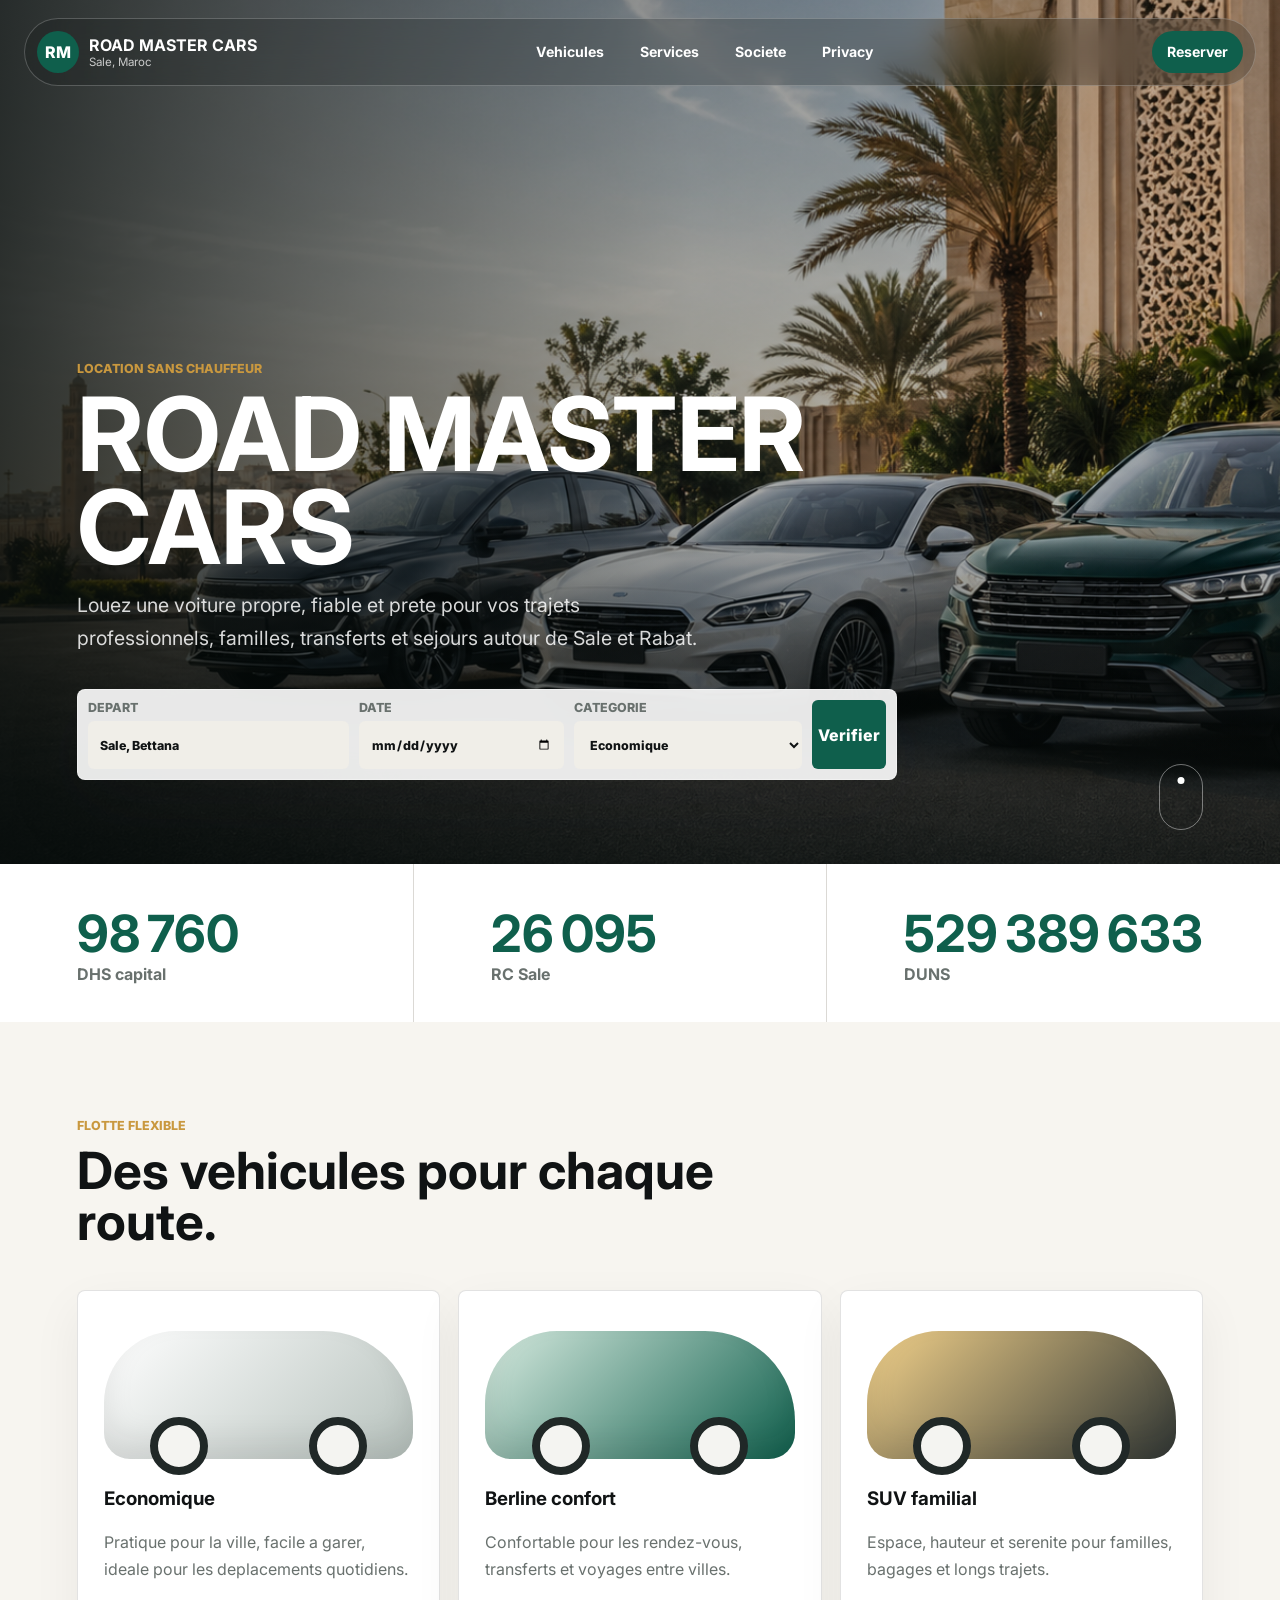
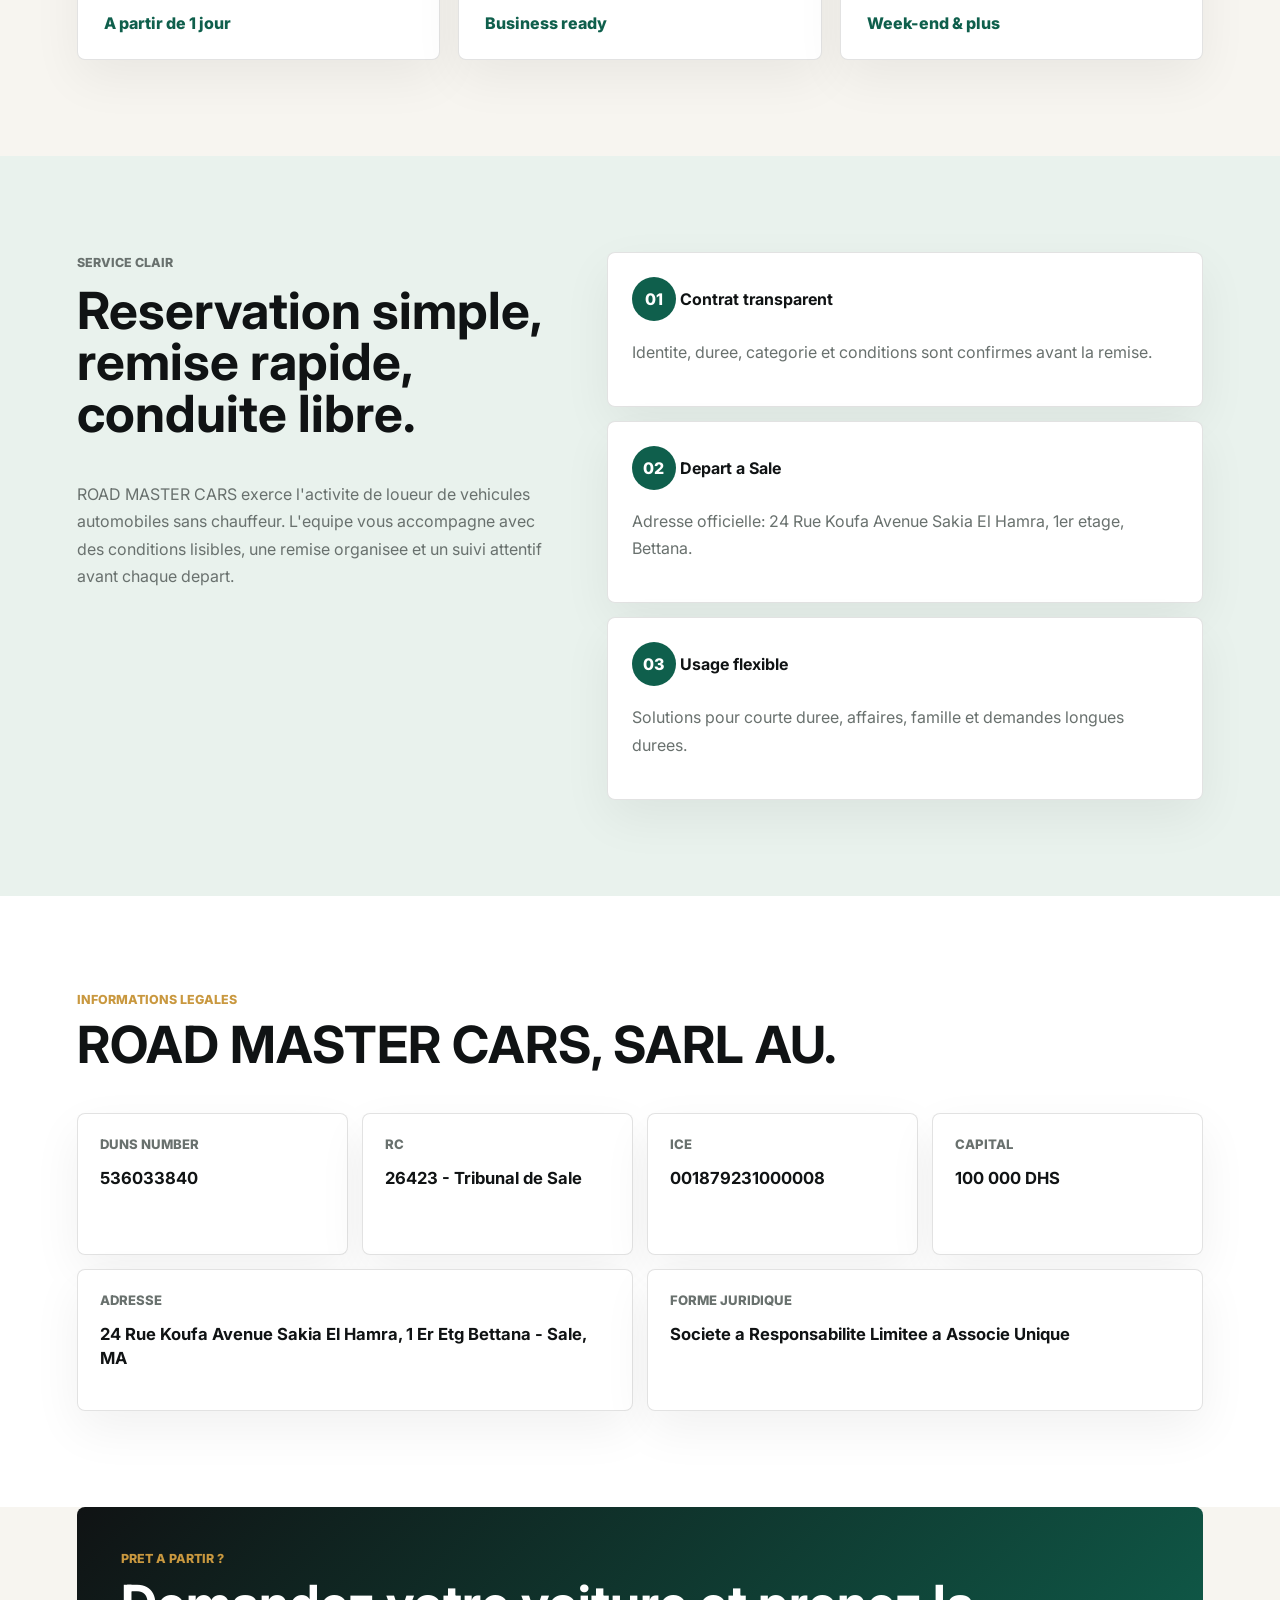
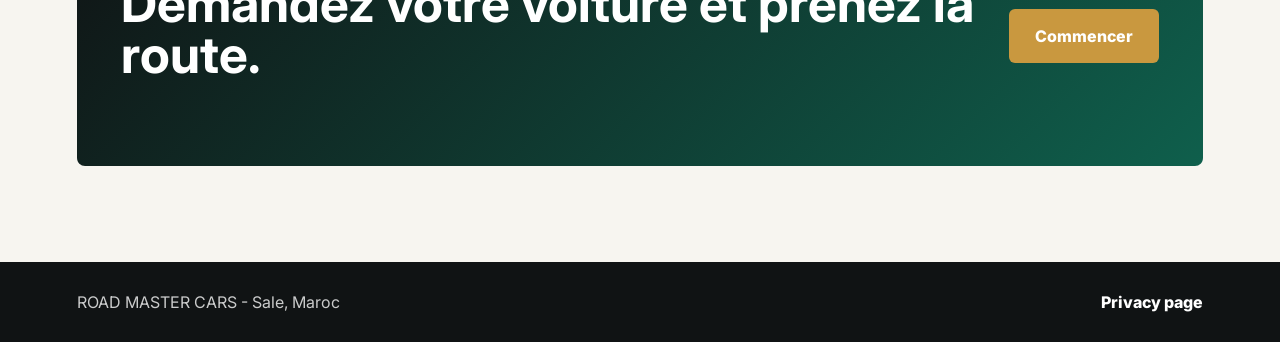
<file: index.html>
<!doctype html>
<html lang="fr">
  <head>
    <meta name="google-site-verification" content="BQuEGw6MBk3YYgSpnXRJiBvR5-EHcIe9Gd_Q8IR2IzA" />
    <meta charset="UTF-8" />
    <meta name="viewport" content="width=device-width, initial-scale=1.0" />
    <title>ROAD MASTER CARS | Location de voitures a Sale</title>
    <meta
      name="description"
      content="ROAD MASTER CARS, location de vehicules automobiles sans chauffeur a Sale, Maroc."
    />
    <link rel="preconnect" href="https://fonts.googleapis.com" />
    <link rel="preconnect" href="https://fonts.gstatic.com" crossorigin />
    <link
      href="https://fonts.googleapis.com/css2?family=Inter:wght@400;500;600;700;800&display=swap"
      rel="stylesheet"
    />
    <link rel="stylesheet" href="styles.css" />
  </head>
  <body>
    <div class="progress" aria-hidden="true"></div>
    <header class="site-header" data-animate>
      <a class="brand" href="index.html" aria-label="ROAD MASTER CARS accueil">
        <span class="brand-mark">RM</span>
        <span>
          <strong>ROAD MASTER CARS</strong>
          <small>Sale, Maroc</small>
        </span>
      </a>
      <nav class="nav" aria-label="Navigation principale">
        <a href="#fleet">Vehicules</a>
        <a href="#services">Services</a>
        <a href="#company">Societe</a>
        <a href="privacy.html">Privacy</a>
      </nav>
      <a class="header-cta" href="#booking">Reserver</a>
    </header>

    <main>
      <section class="hero" id="booking">
        <img class="hero-image" src="assets/road-master-hero.png" alt="Flotte de voitures de location moderne" />
        <div class="hero-overlay"></div>
        <div class="hero-content">
          <p class="eyebrow reveal">Location sans chauffeur</p>
          <h1 class="reveal">ROAD MASTER CARS</h1>
          <p class="hero-copy reveal">
            Louez une voiture propre, fiable et prete pour vos trajets professionnels,
            familles, transferts et sejours autour de Sale et Rabat.
          </p>

          <form class="booking-panel reveal" aria-label="Demande de reservation">
            <label>
              Depart
              <input type="text" value="Sale, Bettana" aria-label="Lieu de depart" />
            </label>
            <label>
              Date
              <input type="date" aria-label="Date de depart" />
            </label>
            <label>
              Categorie
              <select aria-label="Categorie de vehicule">
                <option>Economique</option>
                <option>Berline</option>
                <option>SUV</option>
                <option>Longue duree</option>
              </select>
            </label>
            <button type="button">Verifier</button>
          </form>
        </div>
        <a class="scroll-cue" href="#fleet" aria-label="Voir les vehicules"></a>
      </section>

      <section class="stats strip" aria-label="Chiffres cles">
        <div class="stat reveal">
          <strong data-count="100000">0</strong>
          <span>DHS capital</span>
        </div>
        <div class="stat reveal">
          <strong data-count="26423">0</strong>
          <span>RC Sale</span>
        </div>
        <div class="stat reveal">
          <strong data-count="536033840">0</strong>
          <span>DUNS</span>
        </div>
      </section>

      <section class="section" id="fleet">
        <div class="section-heading reveal">
          <p class="eyebrow">Flotte flexible</p>
          <h2>Des vehicules pour chaque route.</h2>
        </div>
        <div class="fleet-grid">
          <article class="vehicle-card reveal">
            <div class="car-shape car-one"></div>
            <h3>Economique</h3>
            <p>Pratique pour la ville, facile a garer, ideale pour les deplacements quotidiens.</p>
            <span>A partir de 1 jour</span>
          </article>
          <article class="vehicle-card reveal">
            <div class="car-shape car-two"></div>
            <h3>Berline confort</h3>
            <p>Confortable pour les rendez-vous, transferts et voyages entre villes.</p>
            <span>Business ready</span>
          </article>
          <article class="vehicle-card reveal">
            <div class="car-shape car-three"></div>
            <h3>SUV familial</h3>
            <p>Espace, hauteur et serenite pour familles, bagages et longs trajets.</p>
            <span>Week-end & plus</span>
          </article>
        </div>
      </section>

      <section class="section split" id="services">
        <div class="service-copy reveal">
          <p class="eyebrow">Service clair</p>
          <h2>Reservation simple, remise rapide, conduite libre.</h2>
          <p>
            ROAD MASTER CARS exerce l'activite de loueur de vehicules automobiles
            sans chauffeur. L'equipe vous accompagne avec des conditions lisibles,
            une remise organisee et un suivi attentif avant chaque depart.
          </p>
        </div>
        <div class="service-list">
          <div class="service-item reveal">
            <span>01</span>
            <strong>Contrat transparent</strong>
            <p>Identite, duree, categorie et conditions sont confirmes avant la remise.</p>
          </div>
          <div class="service-item reveal">
            <span>02</span>
            <strong>Depart a Sale</strong>
            <p>Adresse officielle: 24 Rue Koufa Avenue Sakia El Hamra, 1er etage, Bettana.</p>
          </div>
          <div class="service-item reveal">
            <span>03</span>
            <strong>Usage flexible</strong>
            <p>Solutions pour courte duree, affaires, famille et demandes longues durees.</p>
          </div>
        </div>
      </section>

      <section class="section company" id="company">
        <div class="section-heading reveal">
          <p class="eyebrow">Informations legales</p>
          <h2>ROAD MASTER CARS, SARL AU.</h2>
        </div>
        <div class="company-grid">
          <div class="info-card reveal"><span>DUNS Number</span><strong>536033840</strong></div>
          <div class="info-card reveal"><span>RC</span><strong>26423 - Tribunal de Sale</strong></div>
          <div class="info-card reveal"><span>ICE</span><strong>001879231000008</strong></div>
          <div class="info-card reveal"><span>Capital</span><strong>100 000 DHS</strong></div>
          <div class="info-card wide reveal">
            <span>Adresse</span>
            <strong>24 Rue Koufa Avenue Sakia El Hamra, 1 Er Etg Bettana - Sale, MA</strong>
          </div>
          <div class="info-card wide reveal">
            <span>Forme juridique</span>
            <strong>Societe a Responsabilite Limitee a Associe Unique</strong>
          </div>
        </div>
      </section>

      <section class="cta-band reveal">
        <div>
          <p class="eyebrow">Pret a partir ?</p>
          <h2>Demandez votre voiture et prenez la route.</h2>
        </div>
        <a href="#booking">Commencer</a>
      </section>
    </main>

    <footer class="footer">
      <span>ROAD MASTER CARS - Sale, Maroc</span>
      <a href="privacy.html">Privacy page</a>
    </footer>

    <script src="script.js"></script>
  </body>
</html>
</file>
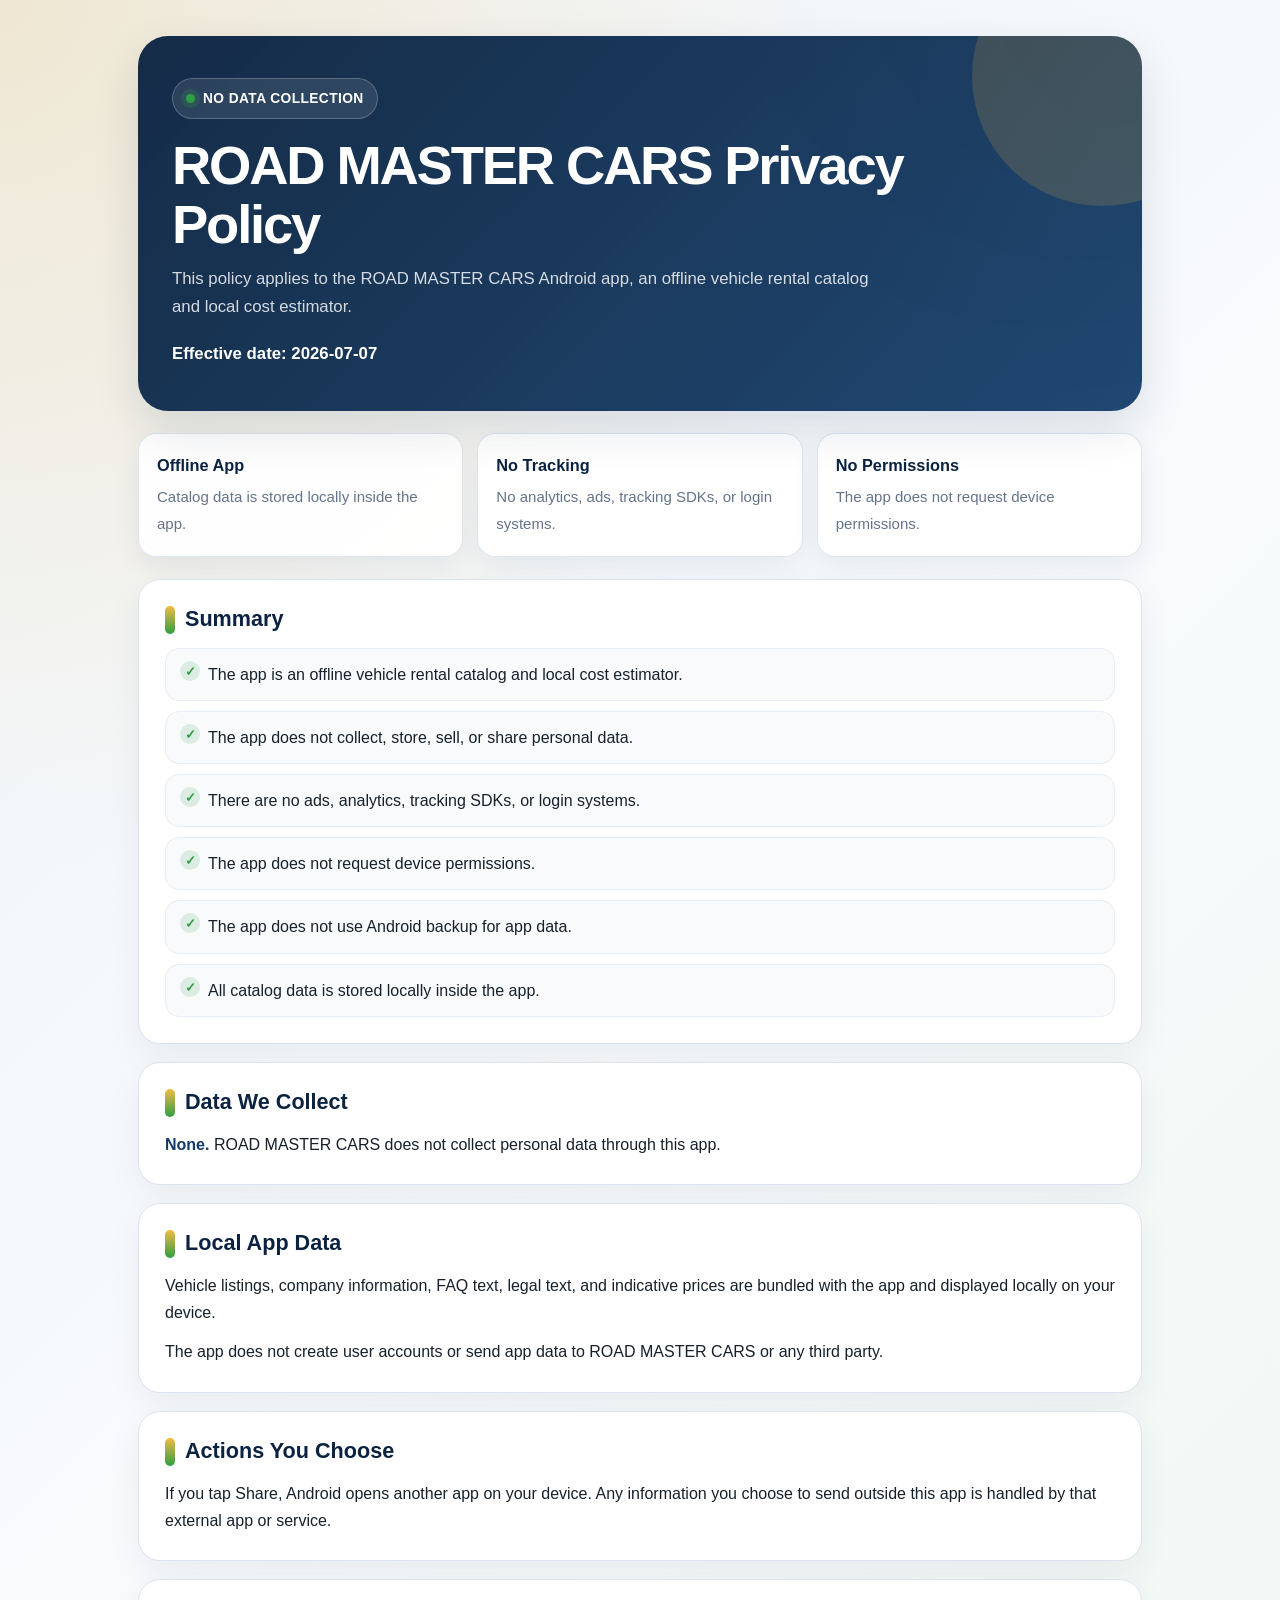
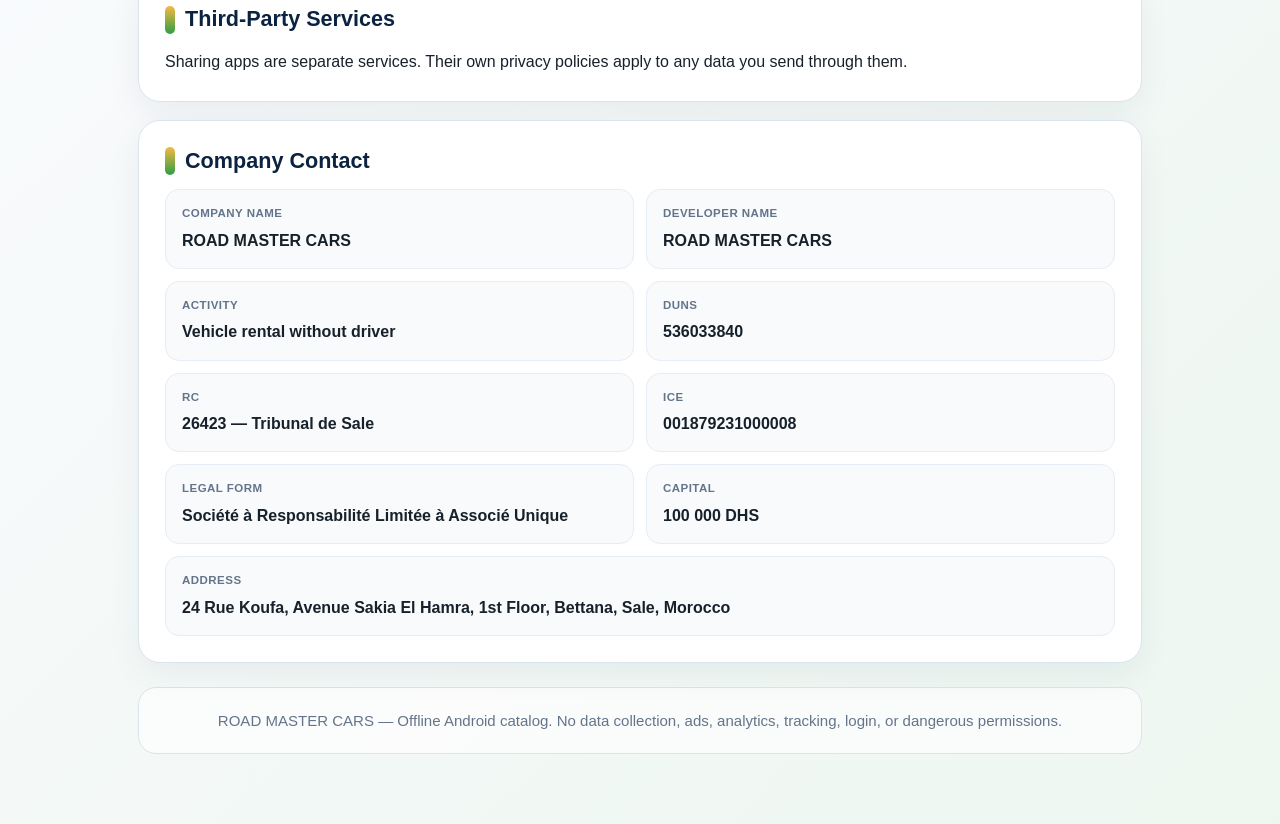
<file: privacy.html>
<!doctype html>
<html lang="en">
<head>
  <meta charset="utf-8">
  <meta name="viewport" content="width=device-width, initial-scale=1">
  <meta name="description" content="Privacy policy for the ROAD MASTER CARS Android app. Offline catalog with no tracking, no ads, and no personal data collection.">
  <title>ROAD MASTER CARS Privacy Policy</title>

  <style>
    :root {
      --primary: #0b2341;
      --primary-soft: #123c69;
      --green: #2f9e44;
      --gold: #f4b942;
      --bg: #f3f6fa;
      --card: #ffffff;
      --text: #17212b;
      --muted: #64748b;
      --line: #dbe4ee;
      --shadow: 0 18px 45px rgba(11, 35, 65, 0.12);
      --radius: 22px;
    }

    * {
      box-sizing: border-box;
    }

    body {
      margin: 0;
      font-family: Inter, Arial, Helvetica, sans-serif;
      color: var(--text);
      background:
        radial-gradient(circle at top left, rgba(244, 185, 66, 0.22), transparent 32%),
        linear-gradient(135deg, #eef4fb 0%, #f8fafc 45%, #edf7f0 100%);
      line-height: 1.7;
    }

    .page {
      max-width: 1040px;
      margin: 0 auto;
      padding: 36px 18px 70px;
    }

    .hero {
      position: relative;
      overflow: hidden;
      color: #fff;
      background:
        linear-gradient(135deg, rgba(11, 35, 65, 0.96), rgba(18, 60, 105, 0.94)),
        radial-gradient(circle at top right, rgba(244, 185, 66, 0.32), transparent 35%);
      border-radius: 30px;
      padding: 42px 34px;
      box-shadow: var(--shadow);
    }

    .hero::after {
      content: "";
      position: absolute;
      right: -90px;
      top: -90px;
      width: 260px;
      height: 260px;
      border-radius: 50%;
      background: rgba(244, 185, 66, 0.16);
    }

    .badge {
      display: inline-flex;
      align-items: center;
      gap: 8px;
      padding: 8px 13px;
      border: 1px solid rgba(255, 255, 255, 0.22);
      border-radius: 999px;
      background: rgba(255, 255, 255, 0.1);
      font-size: 0.86rem;
      font-weight: 700;
      letter-spacing: 0.03em;
      text-transform: uppercase;
    }

    .badge span {
      width: 9px;
      height: 9px;
      background: var(--green);
      border-radius: 50%;
      box-shadow: 0 0 0 5px rgba(47, 158, 68, 0.2);
    }

    h1 {
      position: relative;
      margin: 18px 0 10px;
      font-size: clamp(2rem, 5vw, 3.4rem);
      line-height: 1.08;
      max-width: 780px;
      letter-spacing: -0.04em;
    }

    .hero p {
      position: relative;
      max-width: 720px;
      margin: 0;
      color: rgba(255, 255, 255, 0.82);
      font-size: 1.05rem;
    }

    .date {
      margin-top: 18px !important;
      font-weight: 700;
      color: #fff !important;
    }

    .grid {
      display: grid;
      grid-template-columns: repeat(3, 1fr);
      gap: 14px;
      margin: 22px 0;
    }

    .trust-card {
      background: rgba(255, 255, 255, 0.92);
      border: 1px solid rgba(219, 228, 238, 0.9);
      border-radius: 18px;
      padding: 18px;
      box-shadow: 0 10px 28px rgba(11, 35, 65, 0.07);
    }

    .trust-card strong {
      display: block;
      color: var(--primary);
      margin-bottom: 4px;
      font-size: 1.02rem;
    }

    .trust-card span {
      color: var(--muted);
      font-size: 0.94rem;
    }

    .content {
      display: grid;
      grid-template-columns: 1fr;
      gap: 18px;
      margin-top: 18px;
    }

    section {
      background: var(--card);
      border: 1px solid var(--line);
      border-radius: var(--radius);
      padding: 26px;
      box-shadow: 0 12px 34px rgba(11, 35, 65, 0.06);
    }

    h2 {
      display: flex;
      align-items: center;
      gap: 10px;
      margin: 0 0 14px;
      color: var(--primary);
      font-size: 1.35rem;
      line-height: 1.25;
    }

    h2::before {
      content: "";
      width: 10px;
      height: 28px;
      border-radius: 10px;
      background: linear-gradient(180deg, var(--gold), var(--green));
      flex: 0 0 auto;
    }

    p {
      margin: 0 0 12px;
    }

    p:last-child {
      margin-bottom: 0;
    }

    strong {
      color: var(--primary-soft);
    }

    ul {
      list-style: none;
      padding: 0;
      margin: 0;
      display: grid;
      gap: 10px;
    }

    li {
      position: relative;
      padding: 12px 14px 12px 42px;
      background: #f8fafc;
      border: 1px solid #e7edf4;
      border-radius: 14px;
    }

    li::before {
      content: "✓";
      position: absolute;
      left: 14px;
      top: 12px;
      width: 20px;
      height: 20px;
      display: grid;
      place-items: center;
      border-radius: 50%;
      background: rgba(47, 158, 68, 0.14);
      color: var(--green);
      font-weight: 800;
      font-size: 0.82rem;
    }

    .company {
      display: grid;
      grid-template-columns: repeat(2, minmax(0, 1fr));
      gap: 12px;
    }

    .info {
      padding: 14px 16px;
      border-radius: 14px;
      background: #f8fafc;
      border: 1px solid #e7edf4;
    }

    .info small {
      display: block;
      margin-bottom: 3px;
      color: var(--muted);
      font-weight: 700;
      text-transform: uppercase;
      letter-spacing: 0.04em;
      font-size: 0.72rem;
    }

    .info span {
      color: var(--text);
      font-weight: 650;
    }

    .info.full {
      grid-column: 1 / -1;
    }

    footer {
      margin-top: 24px;
      padding: 20px 24px;
      border-radius: 18px;
      background: rgba(255, 255, 255, 0.68);
      border: 1px solid var(--line);
      color: var(--muted);
      font-size: 0.94rem;
      text-align: center;
    }

    @media (max-width: 760px) {
      .page {
        padding: 20px 12px 42px;
      }

      .hero {
        padding: 30px 22px;
        border-radius: 24px;
      }

      .grid,
      .company {
        grid-template-columns: 1fr;
      }

      section {
        padding: 22px 18px;
      }
    }

    @media print {
      body {
        background: #fff;
      }

      .page {
        padding: 0;
      }

      .hero,
      section,
      footer {
        box-shadow: none;
      }
    }
  </style>
</head>

<body>
  <main class="page">
    <header class="hero">
      <div class="badge"><span></span> No Data Collection</div>
      <h1>ROAD MASTER CARS Privacy Policy</h1>
      <p>This policy applies to the ROAD MASTER CARS Android app, an offline vehicle rental catalog and local cost estimator.</p>
      <p class="date">Effective date: 2026-07-07</p>
    </header>

    <div class="grid">
      <div class="trust-card">
        <strong>Offline App</strong>
        <span>Catalog data is stored locally inside the app.</span>
      </div>
      <div class="trust-card">
        <strong>No Tracking</strong>
        <span>No analytics, ads, tracking SDKs, or login systems.</span>
      </div>
      <div class="trust-card">
        <strong>No Permissions</strong>
        <span>The app does not request device permissions.</span>
      </div>
    </div>

    <div class="content">
      <section>
        <h2>Summary</h2>
        <ul>
          <li>The app is an offline vehicle rental catalog and local cost estimator.</li>
          <li>The app does not collect, store, sell, or share personal data.</li>
          <li>There are no ads, analytics, tracking SDKs, or login systems.</li>
          <li>The app does not request device permissions.</li>
          <li>The app does not use Android backup for app data.</li>
          <li>All catalog data is stored locally inside the app.</li>
        </ul>
      </section>

      <section>
        <h2>Data We Collect</h2>
        <p><strong>None.</strong> ROAD MASTER CARS does not collect personal data through this app.</p>
      </section>

      <section>
        <h2>Local App Data</h2>
        <p>Vehicle listings, company information, FAQ text, legal text, and indicative prices are bundled with the app and displayed locally on your device.</p>
        <p>The app does not create user accounts or send app data to ROAD MASTER CARS or any third party.</p>
      </section>

      <section>
        <h2>Actions You Choose</h2>
        <p>If you tap Share, Android opens another app on your device. Any information you choose to send outside this app is handled by that external app or service.</p>
      </section>

      <section>
        <h2>Third-Party Services</h2>
        <p>Sharing apps are separate services. Their own privacy policies apply to any data you send through them.</p>
      </section>

      <section>
        <h2>Company Contact</h2>

        <div class="company">
          <div class="info">
            <small>Company name</small>
            <span>ROAD MASTER CARS</span>
          </div>

          <div class="info">
            <small>Developer name</small>
            <span>ROAD MASTER CARS</span>
          </div>

          <div class="info">
            <small>Activity</small>
            <span>Vehicle rental without driver</span>
          </div>

          <div class="info">
            <small>DUNS</small>
            <span>536033840</span>
          </div>

          <div class="info">
            <small>RC</small>
            <span>26423 — Tribunal de Sale</span>
          </div>

          <div class="info">
            <small>ICE</small>
            <span>001879231000008</span>
          </div>

          <div class="info">
            <small>Legal form</small>
            <span>Société à Responsabilité Limitée à Associé Unique</span>
          </div>

          <div class="info">
            <small>Capital</small>
            <span>100 000 DHS</span>
          </div>

          <div class="info full">
            <small>Address</small>
            <span>24 Rue Koufa, Avenue Sakia El Hamra, 1st Floor, Bettana, Sale, Morocco</span>
          </div>
        </div>
      </section>
    </div>

    <footer>
      ROAD MASTER CARS — Offline Android catalog. No data collection, ads, analytics, tracking, login, or dangerous permissions.
    </footer>
  </main>
</body>
</html>
</file>
<file: styles.css>
:root {
  --ink: #101314;
  --muted: #69716e;
  --paper: #f7f5f0;
  --panel: #ffffff;
  --green: #0f5f4c;
  --mint: #c8efe0;
  --gold: #c9983f;
  --line: rgba(16, 19, 20, 0.12);
  --shadow: 0 24px 70px rgba(16, 19, 20, 0.18);
}

* {
  box-sizing: border-box;
}

html {
  scroll-behavior: smooth;
}

body {
  margin: 0;
  font-family: Inter, Arial, sans-serif;
  color: var(--ink);
  background: var(--paper);
}

a {
  color: inherit;
  text-decoration: none;
}

.progress {
  position: fixed;
  inset: 0 auto auto 0;
  z-index: 30;
  width: 0;
  height: 3px;
  background: linear-gradient(90deg, var(--gold), var(--green));
}

.site-header {
  position: fixed;
  inset: 18px 24px auto;
  z-index: 20;
  display: flex;
  align-items: center;
  justify-content: space-between;
  gap: 20px;
  padding: 12px;
  color: white;
  background: rgba(16, 19, 20, 0.22);
  border: 1px solid rgba(255, 255, 255, 0.22);
  border-radius: 999px;
  backdrop-filter: blur(18px);
  transform: translateY(-120%);
  animation: dropIn 0.8s ease forwards;
}

.site-header.solid,
.site-header.scrolled {
  color: var(--ink);
  background: rgba(255, 255, 255, 0.9);
  border-color: var(--line);
  box-shadow: 0 18px 50px rgba(16, 19, 20, 0.1);
}

.brand {
  display: inline-flex;
  align-items: center;
  gap: 10px;
  min-width: 218px;
}

.brand-mark {
  display: grid;
  width: 42px;
  height: 42px;
  place-items: center;
  border-radius: 50%;
  color: white;
  background: var(--green);
  font-weight: 800;
}

.brand strong,
.brand small {
  display: block;
}

.brand small {
  color: currentColor;
  font-size: 0.72rem;
  opacity: 0.74;
}

.nav {
  display: flex;
  gap: 6px;
  align-items: center;
}

.nav a,
.header-cta {
  min-height: 42px;
  padding: 12px 15px;
  border-radius: 999px;
  font-size: 0.88rem;
  font-weight: 700;
  transition: transform 0.25s ease, background 0.25s ease;
}

.nav a:hover {
  background: rgba(255, 255, 255, 0.18);
  transform: translateY(-2px);
}

.site-header.solid .nav a:hover,
.site-header.scrolled .nav a:hover {
  background: rgba(15, 95, 76, 0.1);
}

.header-cta {
  color: white;
  background: var(--green);
}

.hero {
  position: relative;
  min-height: 96vh;
  display: grid;
  align-items: end;
  overflow: hidden;
  padding: 144px 6vw 84px;
  color: white;
}

.hero-image {
  position: absolute;
  inset: 0;
  width: 100%;
  height: 100%;
  object-fit: cover;
  transform: scale(1.06);
  animation: heroFloat 12s ease-in-out infinite alternate;
}

.hero-overlay {
  position: absolute;
  inset: 0;
  background:
    linear-gradient(90deg, rgba(5, 11, 10, 0.84), rgba(5, 11, 10, 0.34) 54%, rgba(5, 11, 10, 0.2)),
    linear-gradient(0deg, rgba(5, 11, 10, 0.72), transparent 42%);
}

.hero-content {
  position: relative;
  z-index: 1;
  width: min(820px, 100%);
}

.eyebrow {
  margin: 0 0 12px;
  color: var(--gold);
  font-size: 0.78rem;
  font-weight: 800;
  letter-spacing: 0;
  text-transform: uppercase;
}

h1,
h2,
h3,
p {
  margin-top: 0;
}

h1 {
  max-width: 760px;
  margin-bottom: 16px;
  font-size: clamp(3.2rem, 8vw, 7.8rem);
  line-height: 0.9;
  letter-spacing: 0;
}

h2 {
  font-size: clamp(2rem, 4vw, 4.4rem);
  line-height: 1;
  letter-spacing: 0;
}

.hero-copy {
  width: min(620px, 100%);
  color: rgba(255, 255, 255, 0.84);
  font-size: clamp(1rem, 2vw, 1.22rem);
  line-height: 1.7;
}

.booking-panel {
  display: grid;
  grid-template-columns: 1.15fr 0.9fr 1fr auto;
  gap: 10px;
  width: min(940px, 100%);
  margin-top: 34px;
  padding: 10px;
  color: var(--ink);
  background: rgba(255, 255, 255, 0.9);
  border: 1px solid rgba(255, 255, 255, 0.35);
  border-radius: 8px;
  box-shadow: var(--shadow);
  backdrop-filter: blur(18px);
}

label {
  display: grid;
  gap: 6px;
  color: var(--muted);
  font-size: 0.78rem;
  font-weight: 800;
  text-transform: uppercase;
}

input,
select,
button {
  width: 100%;
  min-height: 48px;
  border: 0;
  border-radius: 6px;
  font: inherit;
}

input,
select {
  padding: 0 12px;
  color: var(--ink);
  background: #f0eee8;
  outline: 2px solid transparent;
}

input:focus,
select:focus {
  outline-color: var(--gold);
}

button,
.cta-band a {
  color: white;
  background: var(--green);
  font-weight: 800;
  cursor: pointer;
  transition: transform 0.25s ease, box-shadow 0.25s ease;
}

button:hover,
.cta-band a:hover,
.header-cta:hover {
  transform: translateY(-2px);
  box-shadow: 0 14px 30px rgba(15, 95, 76, 0.25);
}

.scroll-cue {
  position: absolute;
  right: 6vw;
  bottom: 34px;
  z-index: 2;
  width: 44px;
  height: 66px;
  border: 1px solid rgba(255, 255, 255, 0.42);
  border-radius: 999px;
}

.scroll-cue::after {
  content: "";
  position: absolute;
  top: 12px;
  left: 50%;
  width: 7px;
  height: 7px;
  border-radius: 50%;
  background: white;
  transform: translateX(-50%);
  animation: scrollDot 1.5s ease-in-out infinite;
}

.strip {
  display: grid;
  grid-template-columns: repeat(3, 1fr);
  gap: 1px;
  background: var(--line);
}

.stat {
  padding: 38px 6vw;
  background: white;
}

.stat strong {
  display: block;
  color: var(--green);
  font-size: clamp(1.8rem, 4vw, 3.4rem);
}

.stat span {
  color: var(--muted);
  font-weight: 700;
}

.section {
  padding: 96px 6vw;
}

.section-heading {
  width: min(760px, 100%);
  margin-bottom: 34px;
}

.fleet-grid {
  display: grid;
  grid-template-columns: repeat(3, 1fr);
  gap: 18px;
}

.vehicle-card,
.info-card,
.service-item,
.policy-block {
  border: 1px solid var(--line);
  border-radius: 8px;
  background: var(--panel);
  box-shadow: 0 18px 50px rgba(16, 19, 20, 0.06);
}

.vehicle-card {
  min-height: 370px;
  display: flex;
  flex-direction: column;
  padding: 26px;
  overflow: hidden;
  transition: transform 0.35s ease, box-shadow 0.35s ease;
}

.vehicle-card:hover {
  transform: translateY(-10px);
  box-shadow: 0 30px 70px rgba(16, 19, 20, 0.14);
}

.car-shape {
  position: relative;
  height: 128px;
  margin: 14px 0 28px;
  border-radius: 72px 90px 26px 26px;
  background: linear-gradient(135deg, #fefefe, #b7c2bd);
  box-shadow: inset 0 -18px 30px rgba(16, 19, 20, 0.1);
  animation: carIdle 4s ease-in-out infinite;
}

.car-two {
  background: linear-gradient(135deg, #d6eadf, #0f5f4c);
  animation-delay: 0.4s;
}

.car-three {
  background: linear-gradient(135deg, #f2d18a, #303634);
  animation-delay: 0.8s;
}

.car-shape::before,
.car-shape::after {
  content: "";
  position: absolute;
  bottom: -16px;
  width: 42px;
  height: 42px;
  border: 8px solid #202827;
  border-radius: 50%;
  background: #f4f4f1;
}

.car-shape::before {
  left: 15%;
}

.car-shape::after {
  right: 15%;
}

.vehicle-card p,
.service-copy p,
.service-item p,
.policy-block p {
  color: var(--muted);
  line-height: 1.7;
}

.vehicle-card span {
  margin-top: auto;
  color: var(--green);
  font-weight: 800;
}

.split {
  display: grid;
  grid-template-columns: 0.9fr 1.1fr;
  gap: 42px;
  align-items: start;
  background: #e9f2ed;
}

.service-copy {
  position: sticky;
  top: 120px;
}

.service-list {
  display: grid;
  gap: 14px;
}

.service-item {
  padding: 24px;
}

.service-item span {
  display: inline-grid;
  width: 44px;
  height: 44px;
  margin-bottom: 18px;
  place-items: center;
  color: white;
  background: var(--green);
  border-radius: 50%;
  font-weight: 800;
}

.company {
  background: white;
}

.company-grid {
  display: grid;
  grid-template-columns: repeat(4, 1fr);
  gap: 14px;
}

.info-card {
  min-height: 142px;
  padding: 22px;
}

.info-card.wide {
  grid-column: span 2;
}

.info-card span {
  display: block;
  margin-bottom: 14px;
  color: var(--muted);
  font-size: 0.82rem;
  font-weight: 800;
  text-transform: uppercase;
}

.info-card strong {
  font-size: 1.04rem;
  line-height: 1.45;
}

.cta-band {
  display: flex;
  align-items: center;
  justify-content: space-between;
  gap: 24px;
  margin: 0 6vw 96px;
  padding: 44px;
  color: white;
  background: linear-gradient(135deg, #101314, #0f5f4c);
  border-radius: 8px;
  overflow: hidden;
}

.cta-band a {
  display: inline-grid;
  min-width: 150px;
  min-height: 54px;
  place-items: center;
  border-radius: 6px;
  background: var(--gold);
}

.footer {
  display: flex;
  justify-content: space-between;
  gap: 20px;
  padding: 30px 6vw;
  color: rgba(255, 255, 255, 0.78);
  background: #101314;
}

.footer a {
  color: white;
  font-weight: 800;
}

.privacy-page {
  background: #f2f4f1;
}

.privacy-main {
  padding: 150px 6vw 84px;
}

.privacy-hero {
  width: min(860px, 100%);
  margin-bottom: 40px;
}

.privacy-hero h1 {
  color: var(--ink);
  font-size: clamp(2.8rem, 7vw, 6rem);
}

.privacy-hero p {
  color: var(--muted);
  font-size: 1.12rem;
  line-height: 1.7;
}

.privacy-content {
  display: grid;
  grid-template-columns: repeat(2, 1fr);
  gap: 16px;
}

.policy-block {
  padding: 26px;
}

.policy-block h2 {
  font-size: 1.35rem;
}

.reveal {
  opacity: 0;
  transform: translateY(26px);
  transition: opacity 0.8s ease, transform 0.8s ease;
}

.reveal.visible {
  opacity: 1;
  transform: translateY(0);
}

@keyframes dropIn {
  to {
    transform: translateY(0);
  }
}

@keyframes heroFloat {
  to {
    transform: scale(1.1) translate3d(-1.5%, -1%, 0);
  }
}

@keyframes scrollDot {
  0%,
  100% {
    opacity: 0.3;
    transform: translate(-50%, 0);
  }
  50% {
    opacity: 1;
    transform: translate(-50%, 26px);
  }
}

@keyframes carIdle {
  50% {
    transform: translateY(-7px);
  }
}

@media (max-width: 900px) {
  .site-header {
    inset: 10px;
    border-radius: 8px;
    flex-wrap: wrap;
  }

  .brand {
    min-width: auto;
  }

  .nav {
    order: 3;
    width: 100%;
    overflow-x: auto;
  }

  .booking-panel,
  .fleet-grid,
  .split,
  .privacy-content {
    grid-template-columns: 1fr;
  }

  .strip,
  .company-grid {
    grid-template-columns: repeat(2, 1fr);
  }

  .service-copy {
    position: static;
  }

  .info-card.wide {
    grid-column: span 1;
  }

  .cta-band {
    align-items: flex-start;
    flex-direction: column;
  }
}

@media (max-width: 560px) {
  .hero {
    min-height: 100vh;
    padding: 190px 18px 72px;
  }

  .site-header {
    padding: 9px;
  }

  .header-cta {
    display: none;
  }

  .nav a {
    padding: 10px 12px;
  }

  .strip,
  .company-grid {
    grid-template-columns: 1fr;
  }

  .section,
  .privacy-main {
    padding-left: 18px;
    padding-right: 18px;
  }

  .stat {
    padding: 28px 18px;
  }

  .cta-band {
    margin-left: 18px;
    margin-right: 18px;
    padding: 26px;
  }

  .footer {
    flex-direction: column;
    padding: 26px 18px;
  }
}
</file>
